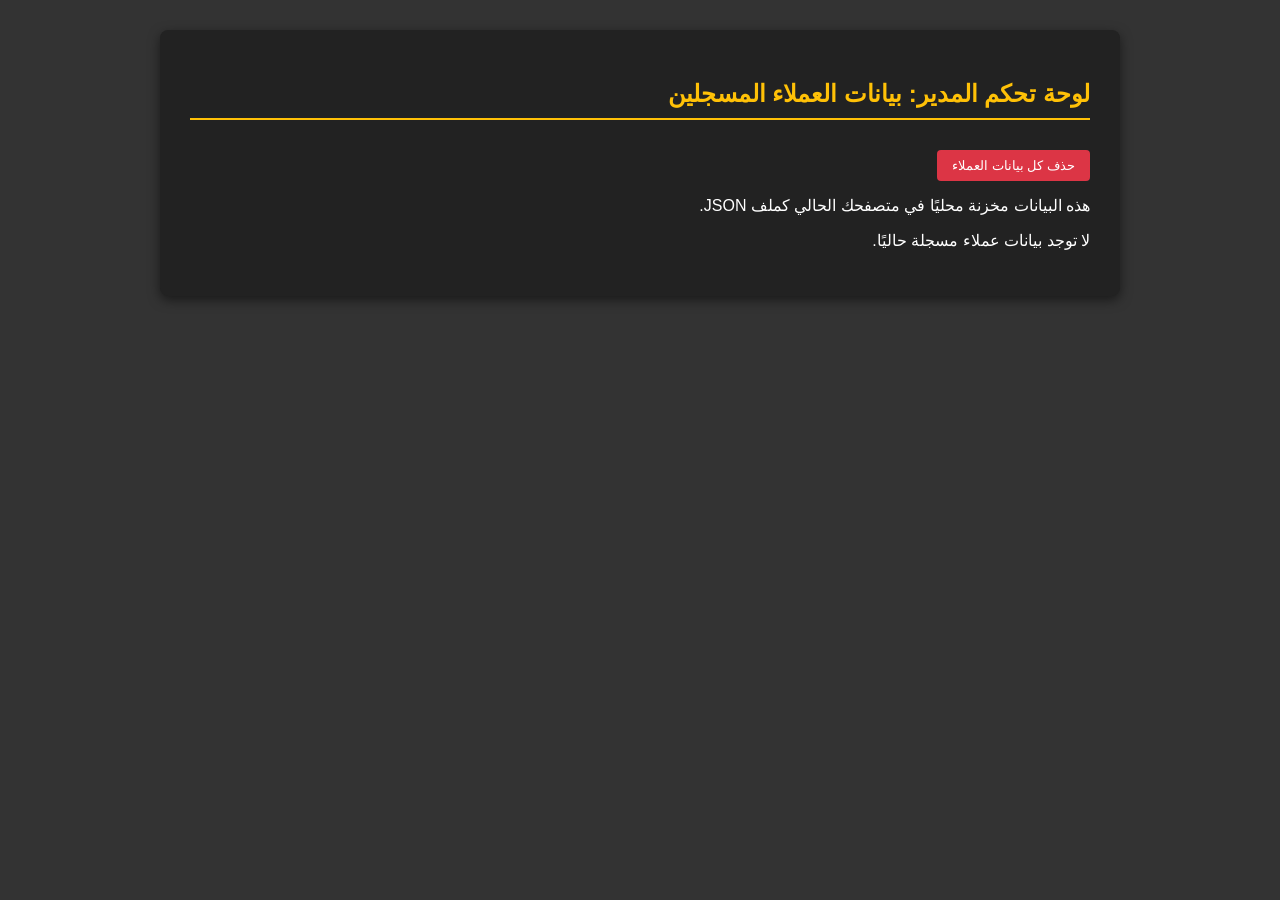
<file: admin.html>
<!DOCTYPE html>
<html lang="ar" dir="rtl">
<head>
    <meta charset="UTF-8">
    <meta name="viewport" content="width=device-width, initial-scale=1.0">
    <title>صفحة الإدارة السرية</title>
    <style>
        body { font-family: Tahoma, sans-serif; margin: 30px; text-align: right; background-color: #333; color: white; }
        .container { background-color: #222; padding: 30px; border-radius: 8px; box-shadow: 0 4px 12px rgba(0,0,0,0.5); margin: auto; max-width: 900px; }
        h2 { color: #ffc107; border-bottom: 2px solid #ffc107; padding-bottom: 10px; }
        .client-card { 
            background-color: #444; 
            padding: 15px; 
            margin-bottom: 20px; 
            border-radius: 6px; 
            border-right: 5px solid #007bff; /* شريط أزرق لتمييز كل عميل */
        }
        .client-card p { margin: 5px 0; }
        .client-card strong { color: #ccc; display: inline-block; width: 120px; }
        pre { background-color: #111; padding: 10px; border-radius: 4px; overflow-x: auto; white-space: pre-wrap; word-wrap: break-word; font-size: 0.9em; }
        button { background-color: #dc3545; color: white; padding: 8px 15px; border: none; border-radius: 4px; cursor: pointer; margin-top: 10px; }
    </style>
</head>
<body>
    <div class="container">
        <h2>لوحة تحكم المدير: بيانات العملاء المسجلين</h2>
        
        <button onclick="clearData()">حذف كل بيانات العملاء</button>
        <p style="margin-top: 15px;">هذه البيانات مخزنة محليًا في متصفحك الحالي كملف JSON.</p>
        
        <div id="clientsList">
            </div>
    </div>

    <script>
        document.addEventListener('DOMContentLoaded', function() {
            loadClients();
        });

        function loadClients() {
            const listElement = document.getElementById('clientsList');
            listElement.innerHTML = ''; // تفريغ القائمة قبل التحميل
            
            // استرجاع البيانات من التخزين المحلي
            let storedUsers = JSON.parse(localStorage.getItem('registeredUsers') || '[]');

            if (storedUsers.length === 0) {
                listElement.innerHTML = '<p>لا توجد بيانات عملاء مسجلة حاليًا.</p>';
                return;
            }

            // عرض كل عميل كبطاقة
            storedUsers.forEach((user, index) => {
                const card = document.createElement('div');
                card.className = 'client-card';
                
                let content = `
                    <h3>العميل رقم ${index + 1}</h3>
                    <p><strong>الاسم:</strong> ${user.name}</p>
                    <p><strong>رقم الهاتف:</strong> ${user.phone}</p>
                    <p><strong>الإيميل:</strong> ${user.email}</p>
                    <p><strong>كلمة المرور:</strong> <span style="color:red;">${user.password}</span></p>
                    
                    <h4>بيانات JSON كاملة:</h4>
                    <pre>${JSON.stringify(user, null, 2)}</pre>
                `;
                
                card.innerHTML = content;
                listElement.appendChild(card);
            });
        }
        
        // دالة لحذف البيانات (لأغراض الاختبار)
        function clearData() {
            if (confirm('هل أنت متأكد من حذف جميع بيانات العملاء المسجلة؟')) {
                localStorage.removeItem('registeredUsers');
                loadClients(); // إعادة تحميل القائمة الفارغة
            }
        }
    </script>
</body>
</html>
</file>
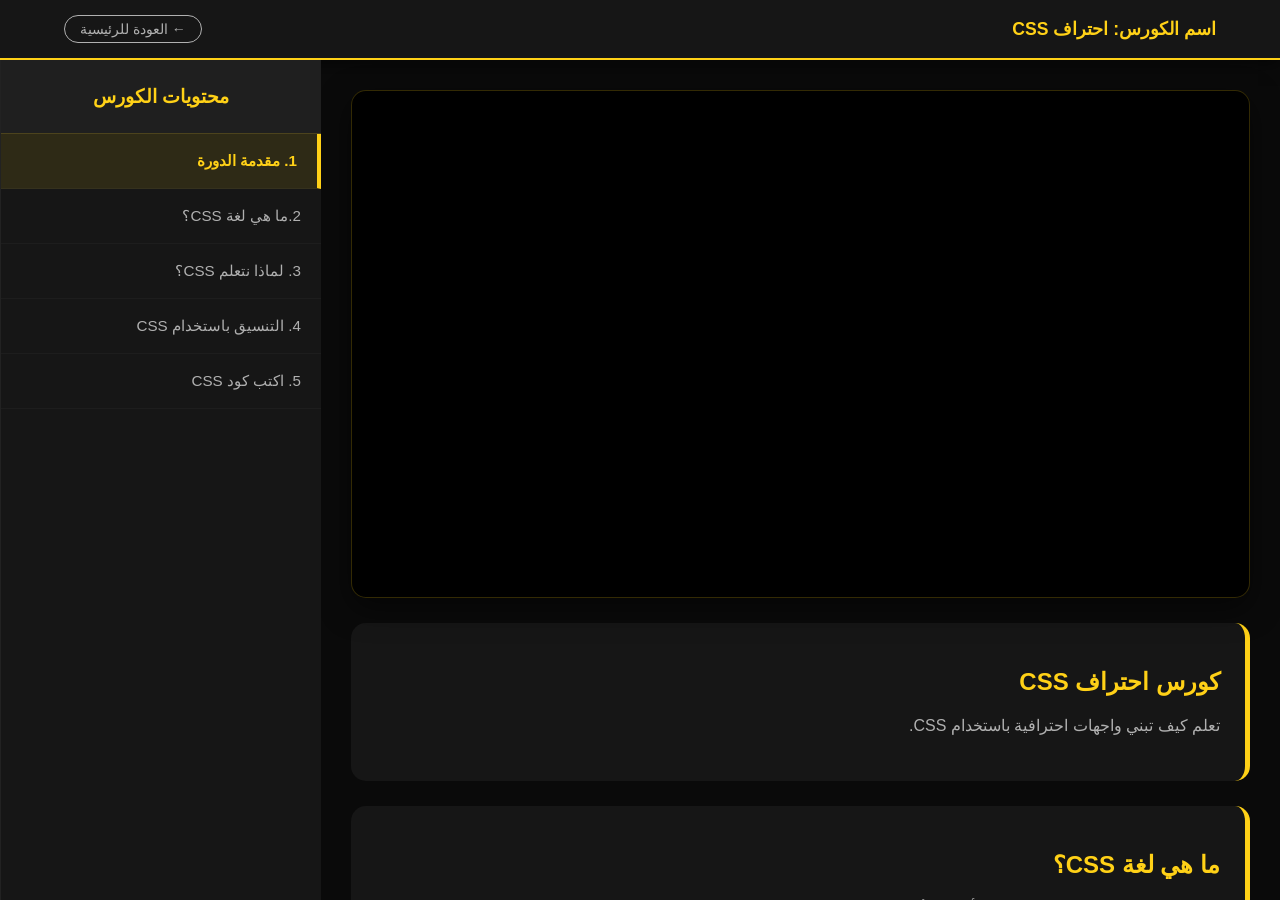
<file: details.html>
<!DOCTYPE html>
<html lang="ar" dir="rtl">
<head>
    <meta charset="UTF-8">
    <meta name="viewport" content="width=device-width, initial-scale=1.0">
    <title>مشاهدة الدرس - كورس البرمجة</title>
    <style>
 :root {
    --primary-gold: #ffd117;
    --primary-dark: #c4a012;
    --bg-dark: #0a0a0a;
    --sidebar-bg: #161616;
    --card-bg: #1e1e1e;
    --text-light: #ffffff;
    --text-muted: #b0b0b0;
    --accent-blue: #2563eb; /* للإبقاء على بعض التباين */
}

body {
    font-family: 'Cairo', 'Segoe UI', sans-serif; /* يفضل استخدام خط Cairo */
    margin: 0;
    display: flex;
    flex-direction: column;
    height: 100vh;
    background-color: var(--bg-dark);
    color: var(--text-light);
}

/* تخصيص الـ Scrollbar ليكون متناسقاً مع التصميم الداكن */
::-webkit-scrollbar {
    width: 6px;
}
::-webkit-scrollbar-track {
    background: var(--bg-dark);
}
::-webkit-scrollbar-thumb {
    background: var(--primary-gold);
    border-radius: 10px;
}

/* رأس الصفحة */
header {
    background: var(--sidebar-bg);
    color: white;
    padding: 15px 5%;
    display: flex;
    justify-content: space-between;
    align-items: center;
    border-bottom: 2px solid var(--primary-gold);
    box-shadow: 0 4px 15px rgba(0,0,0,0.5);
}

header span {
    font-weight: bold;
    color: var(--primary-gold);
    font-size: 1.1rem;
}

.back-btn {
    color: var(--text-muted);
    text-decoration: none;
    font-size: 14px;
    transition: 0.3s;
    border: 1px solid var(--text-muted);
    padding: 5px 15px;
    border-radius: 20px;
}

.back-btn:hover {
    color: var(--primary-gold);
    border-color: var(--primary-gold);
    background: rgba(255, 209, 23, 0.1);
}

/* الهيكل الرئيسي */
.main-wrapper {
    display: flex;
    flex: 1;
    overflow: hidden;
}

/* منطقة الفيديو */
.video-container {
    flex: 3;
    padding: 30px;
    overflow-y: auto;
}

.video-wrapper {
    position: relative;
    padding-bottom: 56.25%;
    height: 0;
    background: #000;
    border-radius: 15px;
    overflow: hidden;
    box-shadow: 0 10px 30px rgba(0,0,0,0.5);
    border: 1px solid rgba(255, 209, 23, 0.2);
}

.video-wrapper iframe {
    position: absolute;
    top: 0;
    left: 0;
    width: 100%;
    height: 100%;
}

.video-info {
    margin-top: 25px;
    background: var(--sidebar-bg);
    padding: 25px;
    border-radius: 15px;
    border-right: 5px solid var(--primary-gold);
}

.video-info h2 {
    color: var(--primary-gold);
    margin-bottom: 15px;
}

.video-info p {
    color: var(--text-muted);
    line-height: 1.8;
}

/* القائمة الجانبية للدروس */
.sidebar {
    flex: 1;
    background: var(--sidebar-bg);
    border-left: 1px solid rgba(255, 255, 255, 0.05);
    overflow-y: auto;
    min-width: 320px;
}

.sidebar-header {
    padding: 25px 20px;
    background: #1f1f1f;
    font-weight: bold;
    color: var(--primary-gold);
    border-bottom: 1px solid rgba(255, 209, 23, 0.2);
    text-align: center;
    font-size: 1.2rem;
}

.lesson-list {
    list-style: none;
    padding: 0;
    margin: 0;
}

.lesson-item {
    padding: 18px 20px;
    border-bottom: 1px solid rgba(255, 255, 255, 0.03);
    cursor: pointer;
    transition: 0.3s;
    display: flex;
    align-items: center;
    text-decoration: none;
    color: var(--text-muted);
    font-size: 0.95rem;
}

.lesson-item:hover {
    background-color: rgba(255, 209, 23, 0.05);
    color: var(--text-light);
}

.lesson-item.active {
    background-color: rgba(255, 209, 23, 0.1);
    color: var(--primary-gold);
    border-right: 4px solid var(--primary-gold);
    font-weight: bold;
}

/* التجاوب مع الموبايل */
@media (max-width: 768px) {
    .main-wrapper {
        flex-direction: column;
    }
    .sidebar {
        order: 2;
        min-width: 100%;
        height: auto;
    }
    .video-container {
        padding: 15px;
    }
}
        
    </style>
</head>
<body>

    <header>
        <span>اسم الكورس: احتراف CSS</span>
        <a href="index.html" class="back-btn">← العودة للرئيسية</a>
    </header>

    <div class="main-wrapper">
        <main class="video-container">
            <div class="video-wrapper" id="1">
                <iframe src="https://www.youtube.com/embed/h1mNPEjva8U?si=v0ub02AZPp8vftyQ" title="YouTube video player" frameborder="0" allow="accelerometer; autoplay; clipboard-write; encrypted-media; gyroscope; picture-in-picture; web-share" referrerpolicy="strict-origin-when-cross-origin" allowfullscreen></iframe>
            </div>
            
            <div class="video-info">
                <h2>كورس احتراف CSS</h2>
                <p>تعلم كيف تبني واجهات احترافية باستخدام CSS.</p>
            </div>
             <div class="video-info">
                <h2 id="2">ما هي لغة CSS؟ </h2>
                <p>اختصار لـ Cascading Style Sheets (أوراق الأنماط المتتالية). هي اللغة المسؤولة عن "شكل" الموقع؛ فإذا كان 
                    الـ HTML هو الهيكل العظمي للموقع، فإن CSS هي المظهر، الألوان، الخطوط، وتنسيق العناصر.</p>
            </div>
             <div class="video-info">
                <h2 id="3">لماذا نتعلم CSS؟</h2>
                <p>
فصل المحتوى عن التصميم: يمكنك تغيير شكل موقعك بالكامل فقط بتغيير ملف الـ CSS دون لمس كود الـ HTML.
التحكم في الأجهزة المختلفة: بفضل تقنية الـ Media Queries، تجعل موقعك يعمل ببراية على الموبايل، التابلت، والكمبيوتر (Responsive Design).
تحسين تجربة المستخدم (UX): من خلال إضافة الحركات (Animations) والتأثيرات التي تجعل التفاعل مع الموقع ممتعاً.
CSS تتيح لنا إنشاء تصاميم جذابة ومتجاوبة للمواقع الإلكترونية، مما يحسن تجربة المستخدم ويزيد من فعالية الموقع.</p>
            </div>
            <div class="video-info">
                <h2 id="4">التنسيق باستخدام CSS</h2>
                <p>التنسيق باستخدام CSS هو الفن الذي يحول هيكل الموقع الجامد إلى واجهة حية وجذابة. لفهم كيف يتم التنسيق، يجب أن ننظر إلى CSS كأداة تتحكم في كل بكسل يراه المستخدم.

إليك أهم الركائز التي يقوم عليها التنسيق في CSS:

1. نموذج الصندوق (The Box Model)
هذا هو المبدأ الأهم في CSS؛ فالمتصفح يرى كل عنصر (سواء كان نصاً، صورة، أو زر) كأنه صندوق مستطيل. يتكون هذا الصندوق من أربع طبقات:

المحتوى (Content): النص أو الصورة نفسها.

الحشوة (Padding): المساحة الفارغة "داخل" الصندوق حول المحتوى.

الحدود (Border): الإطار المحيط بالحشوة والمحتوى.

الهامش (Margin): المساحة الفارغة "خارج" الصندوق التي تفصله عن بقية العناصر.

2. أنظمة تخطيط الصفحة (Layout Systems)
قديماً كان التنسيق صعباً، لكن الآن لدينا أدوات قوية جداً لترتيب العناصر:

Flexbox: يستخدم لتنسيق العناصر في اتجاه واحد (إما صف أو عمود). هو رائع لتوسط العناصر أو توزيعها بالتساوي داخل القائمة (مثل الـ nav-links في موقعك).

CSS Grid: النظام الأقوى لتصميم صفحات كاملة ثنائية الأبعاد (صفوف وأعمدة معاً). هو الخيار الأمثل لعمل "شبكة الكورسات" التي وضعتها في مشروعك.

3. الألوان والتدرجات (Colors & Gradients)
CSS تمنحك تحكماً كاملاً في الألوان باستخدام:

الأسماء: مثل gold أو black.

نظام HEX: مثل #ffd117 (الذي استخدمته أنت للذهبي).

التدرجات (Gradients): يمكنك دمج لونين أو أكثر ليظهرا بشكل انسيابي خلف الكروت أو الأزرار لإعطاء لمسة عصرية.

4. التنسيق المتجاوب (Responsive Design)
بما أن الناس يتصفحون من الموبايل والكمبيوتر، نستخدم ما يسمى Media Queries. وهي عبارة عن "شروط" نخبر بها المتصفح:

"إذا كانت شاشة المستخدم أصغر من 600 بكسل، اجعل حجم الخط أصغر واجعل الكورسات تظهر فوق بعضها بدلاً من بجانب بعضها".

5. الحركات والتفاعلات (Transitions & Animations)
التنسيق لا يتوقف عند الثبات؛ يمكنك جعل الموقع "يتنفس" عن طريق:

Hover Effects: تغيير لون الزر أو تكبير الكارت قليلاً عندما يمرر المستخدم الماوس فوقه.

Keyframe Animations: تحريك العناصر عند تحميل الصفحة (مثل ظهور اللوجو بشكل تدريجي).

مثال عملي بسيط (كيف يفكر المبرمج عند التنسيق):
إذا أردت تنسيق "كارت الكورس" في موقعك، الكود سيبدو هكذا منطقياً:
</p>
            </div>
             <div class="video-info">
                <h2 id="5">اكتب كود CSS</h2>
                <p><iframe src="https://www.onlinegdb.com/online_c_compiler" 
        width="100%" 
        height="600" 
        frameborder="0" 
        marginwidth="0" 
        marginheight="0" 
        allowfullscreen>
</iframe></p>
            </div>
        </main>

        <aside class="sidebar">
            <div class="sidebar-header">محتويات الكورس</div>
            <div class="lesson-list">
                <a href="#1" class="lesson-item active">1. مقدمة الدورة</a>
                <a href="#2" class="lesson-item">2.ما هي لغة CSS؟</a>
                <a href="#3" class="lesson-item">3. لماذا نتعلم CSS؟</a>
                <a href="#4" class="lesson-item">4. التنسيق باستخدام CSS</a>
                <a href="#5" class="lesson-item">5. اكتب كود CSS</a>
            </div>
        </aside>
    </div>

</body>
</html>
</file>
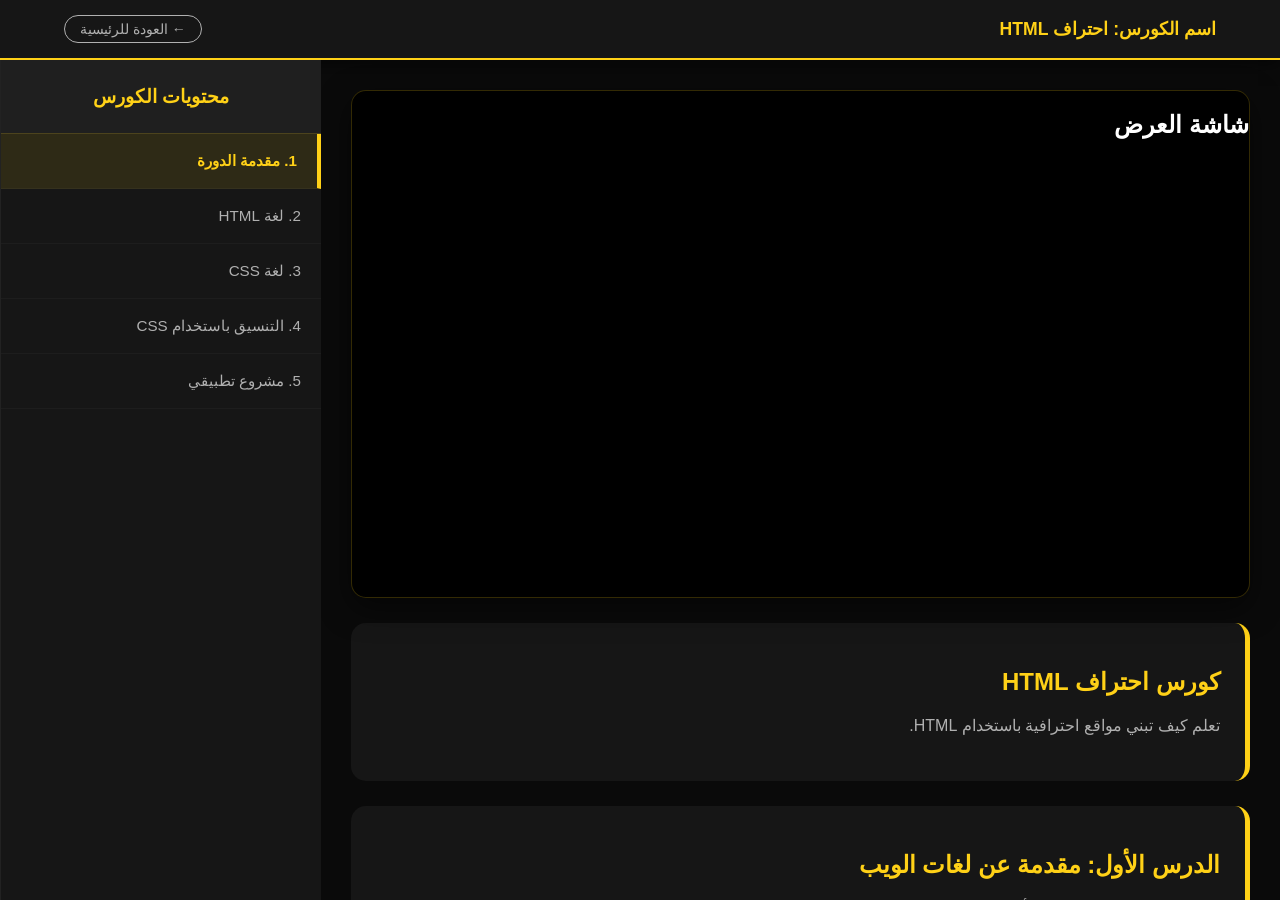
<file: details2.html>
<!DOCTYPE html>
<html lang="ar" dir="rtl">
<head>
    <meta charset="UTF-8">
    <meta name="viewport" content="width=device-width, initial-scale=1.0">
    <title>مشاهدة الدرس - كورس البرمجة</title>
    <style>
 :root {
    --primary-gold: #ffd117;
    --primary-dark: #c4a012;
    --bg-dark: #0a0a0a;
    --sidebar-bg: #161616;
    --card-bg: #1e1e1e;
    --text-light: #ffffff;
    --text-muted: #b0b0b0;
    --accent-blue: #2563eb; /* للإبقاء على بعض التباين */
}

body {
    font-family: 'Cairo', 'Segoe UI', sans-serif; /* يفضل استخدام خط Cairo */
    margin: 0;
    display: flex;
    flex-direction: column;
    height: 100vh;
    background-color: var(--bg-dark);
    color: var(--text-light);
}

/* تخصيص الـ Scrollbar ليكون متناسقاً مع التصميم الداكن */
::-webkit-scrollbar {
    width: 6px;
}
::-webkit-scrollbar-track {
    background: var(--bg-dark);
}
::-webkit-scrollbar-thumb {
    background: var(--primary-gold);
    border-radius: 10px;
}

/* رأس الصفحة */
header {
    background: var(--sidebar-bg);
    color: white;
    padding: 15px 5%;
    display: flex;
    justify-content: space-between;
    align-items: center;
    border-bottom: 2px solid var(--primary-gold);
    box-shadow: 0 4px 15px rgba(0,0,0,0.5);
}

header span {
    font-weight: bold;
    color: var(--primary-gold);
    font-size: 1.1rem;
}

.back-btn {
    color: var(--text-muted);
    text-decoration: none;
    font-size: 14px;
    transition: 0.3s;
    border: 1px solid var(--text-muted);
    padding: 5px 15px;
    border-radius: 20px;
}

.back-btn:hover {
    color: var(--primary-gold);
    border-color: var(--primary-gold);
    background: rgba(255, 209, 23, 0.1);
}

/* الهيكل الرئيسي */
.main-wrapper {
    display: flex;
    flex: 1;
    overflow: hidden;
}

/* منطقة الفيديو */
.video-container {
    flex: 3;
    padding: 30px;
    overflow-y: auto;
}

.video-wrapper {
    position: relative;
    padding-bottom: 56.25%;
    height: 0;
    background: #000;
    border-radius: 15px;
    overflow: hidden;
    box-shadow: 0 10px 30px rgba(0,0,0,0.5);
    border: 1px solid rgba(255, 209, 23, 0.2);
}

.video-wrapper iframe {
    position: absolute;
    top: 0;
    left: 0;
    width: 100%;
    height: 100%;
}

.video-info {
    margin-top: 25px;
    background: var(--sidebar-bg);
    padding: 25px;
    border-radius: 15px;
    border-right: 5px solid var(--primary-gold);
}

.video-info h2 {
    color: var(--primary-gold);
    margin-bottom: 15px;
}

.video-info p {
    color: var(--text-muted);
    line-height: 1.8;
}

/* القائمة الجانبية للدروس */
.sidebar {
    flex: 1;
    background: var(--sidebar-bg);
    border-left: 1px solid rgba(255, 255, 255, 0.05);
    overflow-y: auto;
    min-width: 320px;
}

.sidebar-header {
    padding: 25px 20px;
    background: #1f1f1f;
    font-weight: bold;
    color: var(--primary-gold);
    border-bottom: 1px solid rgba(255, 209, 23, 0.2);
    text-align: center;
    font-size: 1.2rem;
}

.lesson-list {
    list-style: none;
    padding: 0;
    margin: 0;
}

.lesson-item {
    padding: 18px 20px;
    border-bottom: 1px solid rgba(255, 255, 255, 0.03);
    cursor: pointer;
    transition: 0.3s;
    display: flex;
    align-items: center;
    text-decoration: none;
    color: var(--text-muted);
    font-size: 0.95rem;
}

.lesson-item:hover {
    background-color: rgba(255, 209, 23, 0.05);
    color: var(--text-light);
}

.lesson-item.active {
    background-color: rgba(255, 209, 23, 0.1);
    color: var(--primary-gold);
    border-right: 4px solid var(--primary-gold);
    font-weight: bold;
}

/* التجاوب مع الموبايل */
@media (max-width: 768px) {
    .main-wrapper {
        flex-direction: column;
    }
    .sidebar {
        order: 2;
        min-width: 100%;
        height: auto;
    }
    .video-container {
        padding: 15px;
    }
}
        
    </style>
</head>
<body>

    <header>
        <span>اسم الكورس: احتراف HTML</span>
        <a href="index.html" class="back-btn">← العودة للرئيسية</a>
    </header>

    <div class="main-wrapper">
        <main class="video-container">
            <div class="video-wrapper">
                        <!-- <a href="https://www.youtube.com/embed/tnuAJ6wTGyU" target="myVideoFrame" class="lesson-link">الدرس الأول: المقدمة</a>
        <a href="https://www.youtube.com/embed/2dQDvJEpmMk" target="myVideoFrame" class="lesson-link">الدرس الثاني: الحروف</a>
        <a href="https://www.youtube.com/embed/tnuAJ6wTGyU" target="myVideoFrame" class="lesson-link">الدرس الثالث: القواعد</a>
    </aside> -->

    <main class="main-content">
        <h2>شاشة العرض</h2>
        
        <iframe name="myVideoFrame" 
                src="https://www.youtube.com/embed/cvNTgKw8VlY?si=DGqzXpI2EgIgq8i4" 
                class="video-box" 
                frameborder="0" 
                allowfullscreen>
        </iframe>
                <!-- <iframe src="https://www.youtube.com/embed/h1mNPEjva8U?si=v0ub02AZPp8vftyQ" title="YouTube video player" frameborder="0" allow="accelerometer; autoplay; clipboard-write; encrypted-media; gyroscope; picture-in-picture; web-share" referrerpolicy="strict-origin-when-cross-origin" allowfullscreen></iframe> -->
            </div>
            
            <div class="video-info">
                <h2>كورس احتراف HTML</h2>
                <p>تعلم كيف تبني مواقع احترافية باستخدام HTML.</p>
            </div>
             <div class="video-info">
                <h2>الدرس الأول: مقدمة عن لغات الويب</h2>
                <p>في هذا الدرس سنتعرف على أساسيات لغات الويب وكيفية استخدامها في بناء المواقع الإلكترونية.</p>
            </div>
             <div class="video-info">
                <h2 id="5">اكتب كود HTML</h2>
                <p><iframe src="https://www.onlinegdb.com/online_c_compiler" 
        width="100%" 
        height="600" 
        frameborder="0" 
        marginwidth="0" 
        marginheight="0" 
        allowfullscreen>
</iframe></p>
            </div>
        </main>

        <aside class="sidebar">
            <div class="sidebar-header">محتويات الكورس</div>
            <div class="lesson-list">
                <a href="#" class="lesson-item active">1. مقدمة الدورة</a>
                <a href="#" class="lesson-item">2. لغة HTML</a>
                <a href="#" class="lesson-item">3. لغة CSS</a>
                <a href="#" class="lesson-item">4. التنسيق باستخدام CSS</a>
                <a href="#5" class="lesson-item">5. مشروع تطبيقي</a>
                
            </div>
        </aside>
    </div>

</body>
</html>
</file>
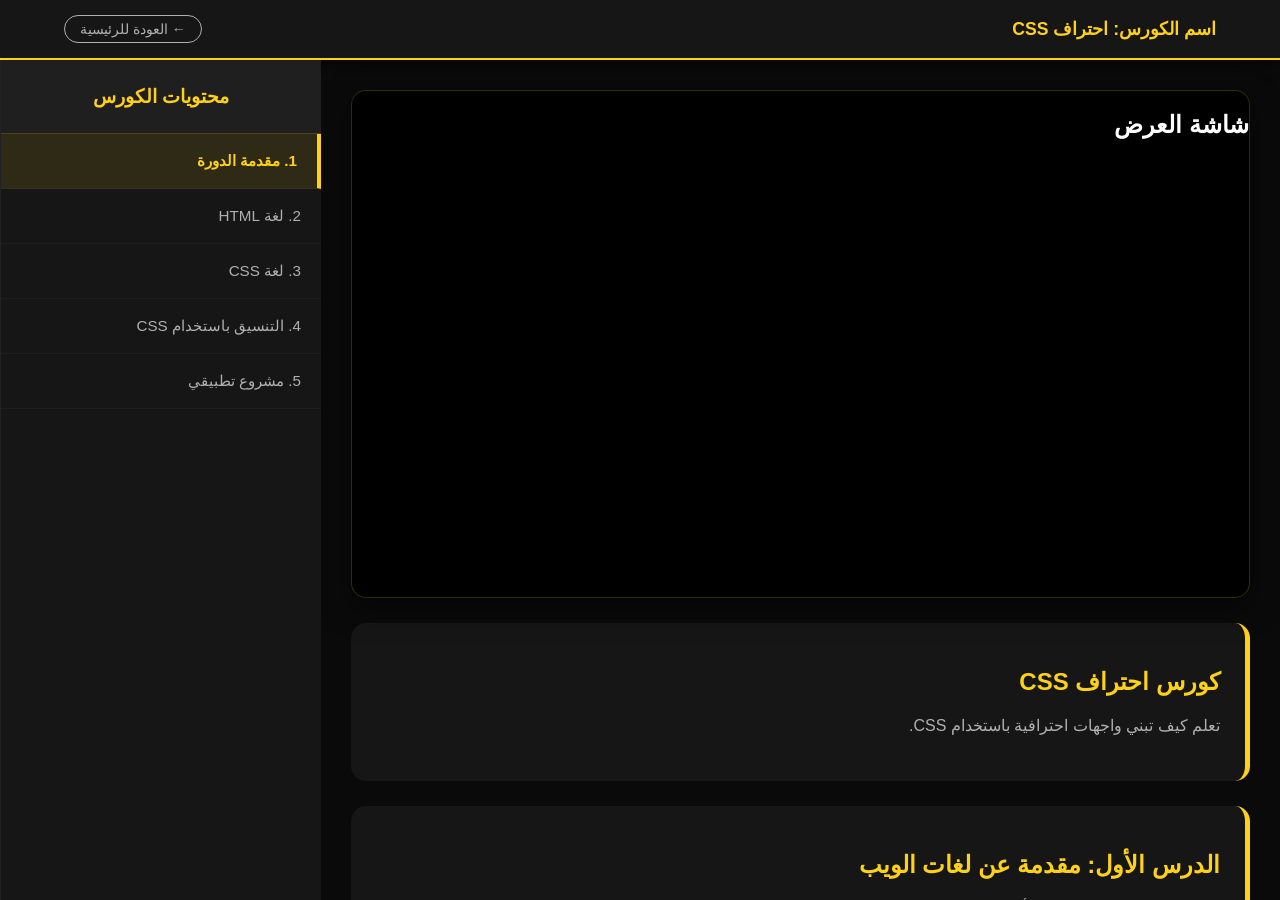
<file: details3.html>
<!DOCTYPE html>
<html lang="ar" dir="rtl">
<head>
    <meta charset="UTF-8">
    <meta name="viewport" content="width=device-width, initial-scale=1.0">
    <title>مشاهدة الدرس - كورس البرمجة</title>
    <style>
 :root {
    --primary-gold: #ffd117;
    --primary-dark: #c4a012;
    --bg-dark: #0a0a0a;
    --sidebar-bg: #161616;
    --card-bg: #1e1e1e;
    --text-light: #ffffff;
    --text-muted: #b0b0b0;
    --accent-blue: #2563eb; /* للإبقاء على بعض التباين */
}

body {
    font-family: 'Cairo', 'Segoe UI', sans-serif; /* يفضل استخدام خط Cairo */
    margin: 0;
    display: flex;
    flex-direction: column;
    height: 100vh;
    background-color: var(--bg-dark);
    color: var(--text-light);
}

/* تخصيص الـ Scrollbar ليكون متناسقاً مع التصميم الداكن */
::-webkit-scrollbar {
    width: 6px;
}
::-webkit-scrollbar-track {
    background: var(--bg-dark);
}
::-webkit-scrollbar-thumb {
    background: var(--primary-gold);
    border-radius: 10px;
}

/* رأس الصفحة */
header {
    background: var(--sidebar-bg);
    color: white;
    padding: 15px 5%;
    display: flex;
    justify-content: space-between;
    align-items: center;
    border-bottom: 2px solid var(--primary-gold);
    box-shadow: 0 4px 15px rgba(0,0,0,0.5);
}

header span {
    font-weight: bold;
    color: var(--primary-gold);
    font-size: 1.1rem;
}

.back-btn {
    color: var(--text-muted);
    text-decoration: none;
    font-size: 14px;
    transition: 0.3s;
    border: 1px solid var(--text-muted);
    padding: 5px 15px;
    border-radius: 20px;
}

.back-btn:hover {
    color: var(--primary-gold);
    border-color: var(--primary-gold);
    background: rgba(255, 209, 23, 0.1);
}

/* الهيكل الرئيسي */
.main-wrapper {
    display: flex;
    flex: 1;
    overflow: hidden;
}

/* منطقة الفيديو */
.video-container {
    flex: 3;
    padding: 30px;
    overflow-y: auto;
}

.video-wrapper {
    position: relative;
    padding-bottom: 56.25%;
    height: 0;
    background: #000;
    border-radius: 15px;
    overflow: hidden;
    box-shadow: 0 10px 30px rgba(0,0,0,0.5);
    border: 1px solid rgba(255, 209, 23, 0.2);
}

.video-wrapper iframe {
    position: absolute;
    top: 0;
    left: 0;
    width: 100%;
    height: 100%;
}

.video-info {
    margin-top: 25px;
    background: var(--sidebar-bg);
    padding: 25px;
    border-radius: 15px;
    border-right: 5px solid var(--primary-gold);
}

.video-info h2 {
    color: var(--primary-gold);
    margin-bottom: 15px;
}

.video-info p {
    color: var(--text-muted);
    line-height: 1.8;
}

/* القائمة الجانبية للدروس */
.sidebar {
    flex: 1;
    background: var(--sidebar-bg);
    border-left: 1px solid rgba(255, 255, 255, 0.05);
    overflow-y: auto;
    min-width: 320px;
}

.sidebar-header {
    padding: 25px 20px;
    background: #1f1f1f;
    font-weight: bold;
    color: var(--primary-gold);
    border-bottom: 1px solid rgba(255, 209, 23, 0.2);
    text-align: center;
    font-size: 1.2rem;
}

.lesson-list {
    list-style: none;
    padding: 0;
    margin: 0;
}

.lesson-item {
    padding: 18px 20px;
    border-bottom: 1px solid rgba(255, 255, 255, 0.03);
    cursor: pointer;
    transition: 0.3s;
    display: flex;
    align-items: center;
    text-decoration: none;
    color: var(--text-muted);
    font-size: 0.95rem;
}

.lesson-item:hover {
    background-color: rgba(255, 209, 23, 0.05);
    color: var(--text-light);
}

.lesson-item.active {
    background-color: rgba(255, 209, 23, 0.1);
    color: var(--primary-gold);
    border-right: 4px solid var(--primary-gold);
    font-weight: bold;
}

/* التجاوب مع الموبايل */
@media (max-width: 768px) {
    .main-wrapper {
        flex-direction: column;
    }
    .sidebar {
        order: 2;
        min-width: 100%;
        height: auto;
    }
    .video-container {
        padding: 15px;
    }
}
        
    </style>
</head>
<body>

    <header>
        <span>اسم الكورس: احتراف CSS</span>
        <a href="index.html" class="back-btn">← العودة للرئيسية</a>
    </header>

    <div class="main-wrapper">
        <main class="video-container">
            <div class="video-wrapper">
                        <!-- <a href="https://www.youtube.com/embed/tnuAJ6wTGyU" target="myVideoFrame" class="lesson-link">الدرس الأول: المقدمة</a>
        <a href="https://www.youtube.com/embed/2dQDvJEpmMk" target="myVideoFrame" class="lesson-link">الدرس الثاني: الحروف</a>
        <a href="https://www.youtube.com/embed/tnuAJ6wTGyU" target="myVideoFrame" class="lesson-link">الدرس الثالث: القواعد</a>
    </aside> -->

    <main class="main-content">
        <h2>شاشة العرض</h2>
        
        <iframe name="myVideoFrame" 
                src="https://www.youtube.com/embed/NzTEZgFEr9k?si=ROWVsrDANVTxP7dE" 
                class="video-box" 
                frameborder="0" 
                allowfullscreen>
        </iframe>
                <!-- <iframe src="https://www.youtube.com/embed/h1mNPEjva8U?si=v0ub02AZPp8vftyQ" title="YouTube video player" frameborder="0" allow="accelerometer; autoplay; clipboard-write; encrypted-media; gyroscope; picture-in-picture; web-share" referrerpolicy="strict-origin-when-cross-origin" allowfullscreen></iframe> -->
            </div>
            
            <div class="video-info">
                <h2>كورس احتراف CSS</h2>
                <p>تعلم كيف تبني واجهات احترافية باستخدام CSS.</p>
            </div>
             <div class="video-info">
                <h2>الدرس الأول: مقدمة عن لغات الويب</h2>
                <p>في هذا الدرس سنتعرف على أساسيات لغات الويب وكيفية استخدامها في بناء المواقع الإلكترونية.</p>
            </div>
        </main>

        <aside class="sidebar">
            <div class="sidebar-header">محتويات الكورس</div>
            <div class="lesson-list">
                <a href="#" class="lesson-item active">1. مقدمة الدورة</a>
                <a href="#" class="lesson-item">2. لغة HTML</a>
                <a href="#" class="lesson-item">3. لغة CSS</a>
                <a href="#" class="lesson-item">4. التنسيق باستخدام CSS</a>
                <a href="#" class="lesson-item">5. مشروع تطبيقي</a>
            </div>
        </aside>
    </div>

</body>
</html>
</file>
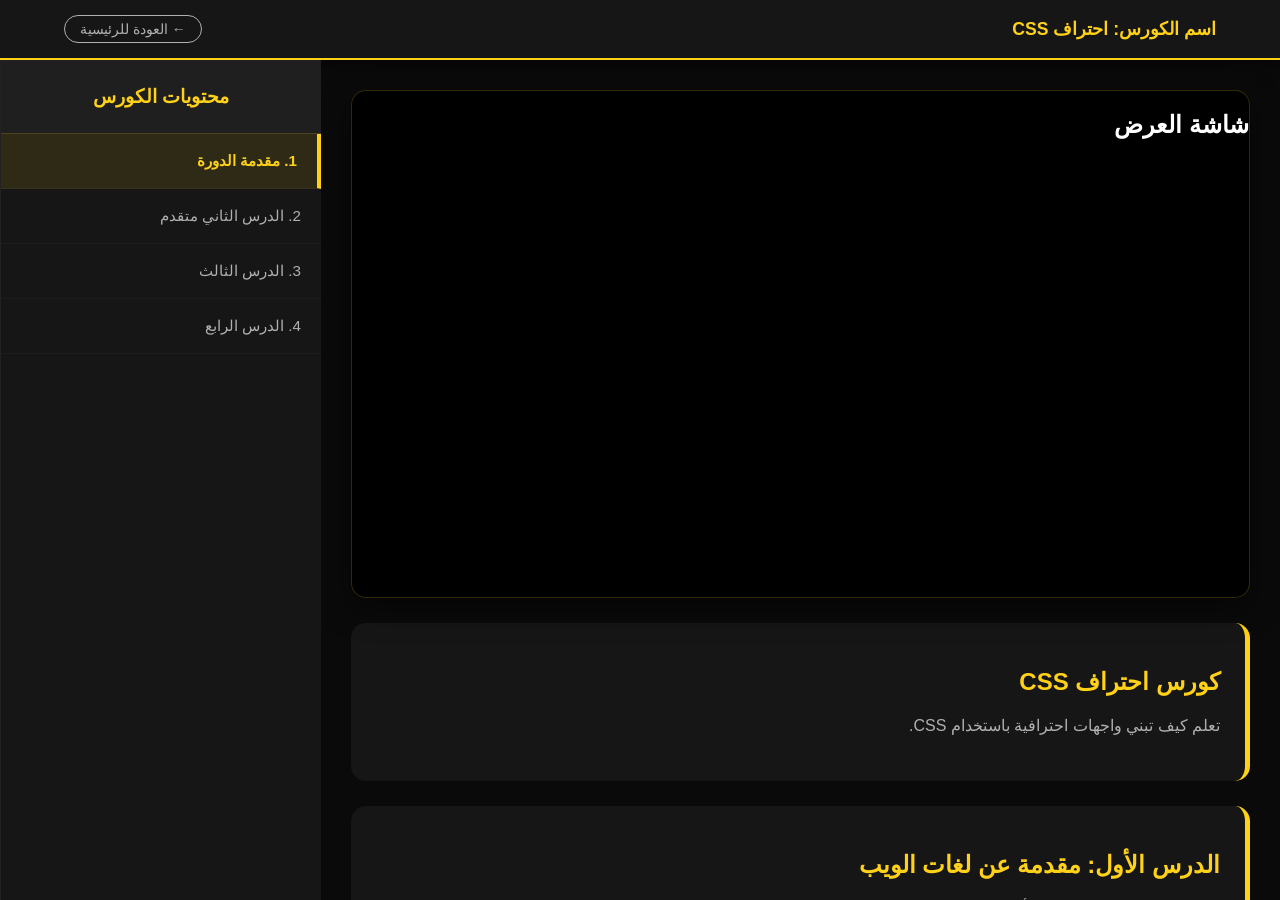
<file: details4.html>
<!DOCTYPE html>
<html lang="ar" dir="rtl">
<head>
    <meta charset="UTF-8">
    <meta name="viewport" content="width=device-width, initial-scale=1.0">
    <title>مشاهدة الدرس - كورس البرمجة</title>
    <style>
 :root {
    --primary-gold: #ffd117;
    --primary-dark: #c4a012;
    --bg-dark: #0a0a0a;
    --sidebar-bg: #161616;
    --card-bg: #1e1e1e;
    --text-light: #ffffff;
    --text-muted: #b0b0b0;
    --accent-blue: #2563eb; /* للإبقاء على بعض التباين */
}

body {
    font-family: 'Cairo', 'Segoe UI', sans-serif; /* يفضل استخدام خط Cairo */
    margin: 0;
    display: flex;
    flex-direction: column;
    height: 100vh;
    background-color: var(--bg-dark);
    color: var(--text-light);
}

/* تخصيص الـ Scrollbar ليكون متناسقاً مع التصميم الداكن */
::-webkit-scrollbar {
    width: 6px;
}
::-webkit-scrollbar-track {
    background: var(--bg-dark);
}
::-webkit-scrollbar-thumb {
    background: var(--primary-gold);
    border-radius: 10px;
}

/* رأس الصفحة */
header {
    background: var(--sidebar-bg);
    color: white;
    padding: 15px 5%;
    display: flex;
    justify-content: space-between;
    align-items: center;
    border-bottom: 2px solid var(--primary-gold);
    box-shadow: 0 4px 15px rgba(0,0,0,0.5);
}

header span {
    font-weight: bold;
    color: var(--primary-gold);
    font-size: 1.1rem;
}

.back-btn {
    color: var(--text-muted);
    text-decoration: none;
    font-size: 14px;
    transition: 0.3s;
    border: 1px solid var(--text-muted);
    padding: 5px 15px;
    border-radius: 20px;
}

.back-btn:hover {
    color: var(--primary-gold);
    border-color: var(--primary-gold);
    background: rgba(255, 209, 23, 0.1);
}

/* الهيكل الرئيسي */
.main-wrapper {
    display: flex;
    flex: 1;
    overflow: hidden;
}

/* منطقة الفيديو */
.video-container {
    flex: 3;
    padding: 30px;
    overflow-y: auto;
}

.video-wrapper {
    position: relative;
    padding-bottom: 56.25%;
    height: 0;
    background: #000;
    border-radius: 15px;
    overflow: hidden;
    box-shadow: 0 10px 30px rgba(0,0,0,0.5);
    border: 1px solid rgba(255, 209, 23, 0.2);
}

.video-wrapper iframe {
    position: absolute;
    top: 0;
    left: 0;
    width: 100%;
    height: 100%;
}

.video-info {
    margin-top: 25px;
    background: var(--sidebar-bg);
    padding: 25px;
    border-radius: 15px;
    border-right: 5px solid var(--primary-gold);
}

.video-info h2 {
    color: var(--primary-gold);
    margin-bottom: 15px;
}

.video-info p {
    color: var(--text-muted);
    line-height: 1.8;
}

/* القائمة الجانبية للدروس */
.sidebar {
    flex: 1;
    background: var(--sidebar-bg);
    border-left: 1px solid rgba(255, 255, 255, 0.05);
    overflow-y: auto;
    min-width: 320px;
}

.sidebar-header {
    padding: 25px 20px;
    background: #1f1f1f;
    font-weight: bold;
    color: var(--primary-gold);
    border-bottom: 1px solid rgba(255, 209, 23, 0.2);
    text-align: center;
    font-size: 1.2rem;
}

.lesson-list {
    list-style: none;
    padding: 0;
    margin: 0;
}

.lesson-item {
    padding: 18px 20px;
    border-bottom: 1px solid rgba(255, 255, 255, 0.03);
    cursor: pointer;
    transition: 0.3s;
    display: flex;
    align-items: center;
    text-decoration: none;
    color: var(--text-muted);
    font-size: 0.95rem;
}

.lesson-item:hover {
    background-color: rgba(255, 209, 23, 0.05);
    color: var(--text-light);
}

.lesson-item.active {
    background-color: rgba(255, 209, 23, 0.1);
    color: var(--primary-gold);
    border-right: 4px solid var(--primary-gold);
    font-weight: bold;
}

/* التجاوب مع الموبايل */
@media (max-width: 768px) {
    .main-wrapper {
        flex-direction: column;
    }
    .sidebar {
        order: 2;
        min-width: 100%;
        height: auto;
    }
    .video-container {
        padding: 15px;
    }
}
        
    </style>
</head>
<body>

    <header>
        <span>اسم الكورس: احتراف CSS</span>
        <a href="index.html" class="back-btn">← العودة للرئيسية</a>
    </header>

    <div class="main-wrapper">
        <main class="video-container">
            <div class="video-wrapper">
                        <!-- <a href="https://www.youtube.com/embed/tnuAJ6wTGyU" target="myVideoFrame" class="lesson-link">الدرس الأول: المقدمة</a>
        <a href="https://www.youtube.com/embed/2dQDvJEpmMk" target="myVideoFrame" class="lesson-link">الدرس الثاني: الحروف</a>
        <a href="https://www.youtube.com/embed/tnuAJ6wTGyU" target="myVideoFrame" class="lesson-link">الدرس الثالث: القواعد</a>
    </aside> -->

    <main class="main-content">
        <h2>شاشة العرض</h2>
        
        <iframe name="myVideoFrame" 
            
                src="https://www.youtube.com/embed/1XTXv1V3-ag?list=PLoyECfvEFOjZn3kXgpuEqaXge5HoCDvp7" 
                class="main-content" 
                frameborder="0" 
                allowfullscreen>
        </iframe>
                <!-- <iframe src="https://www.youtube.com/embed/h1mNPEjva8U?si=v0ub02AZPp8vftyQ" title="YouTube video player" frameborder="0" allow="accelerometer; autoplay; clipboard-write; encrypted-media; gyroscope; picture-in-picture; web-share" referrerpolicy="strict-origin-when-cross-origin" allowfullscreen></iframe> -->
            </div>
            
            <div class="video-info">
                <h2>كورس احتراف CSS</h2>
                <p>تعلم كيف تبني واجهات احترافية باستخدام CSS.</p>
            </div>
             <div class="video-info">
                <h2>الدرس الأول: مقدمة عن لغات الويب</h2>
                <p>في هذا الدرس سنتعرف على أساسيات لغات الويب وكيفية استخدامها في بناء المواقع الإلكترونية.</p>
            </div>
        </main>

        <aside class="sidebar">
            <div class="sidebar-header">محتويات الكورس</div>
            <div class="lesson-list">
                <a href="#" target="myVideoFrame" class="lesson-item active">1. مقدمة الدورة</a>
                <a href="https://www.youtube.com/embed/Oq6vMEzTzX4?si=KQpjhpprBMv4UIYG" title="YouTube video player" target="myVideoFrame" class="lesson-item">2.  الدرس الثاني متقدم</a>
                <a href="https://www.youtube.com/embed/10J9w7T2bOw?si=pWmrEapYVXkC14SU" title="YouTube video player" target="myVideoFrame" class="lesson-item">3. الدرس الثالث </a>
                <a href="https://www.youtube.com/embed/QAI0yKpCurM?si=R4F94yRjL2l3Arng" title="YouTube video player" target="myVideoFrame" class="lesson-item">4.   الدرس الرابع</a>
            </div>
        </aside>
    <!-- </div><iframe width="1301" height="732" src="https://www.youtube.com/embed/IwWo6yDergA?list=RDpHf5okRM9Mk" title="سوري استكنان - حبك عنواني قلبي يضيعني لو غبت ثواني | يولفي وينك - تعديل مميز" frameborder="0" allow="accelerometer; autoplay; clipboard-write; encrypted-media; gyroscope; picture-in-picture; web-share" referrerpolicy="strict-origin-when-cross-origin" allowfullscreen></iframe> -->

</body>
</html>
</file>
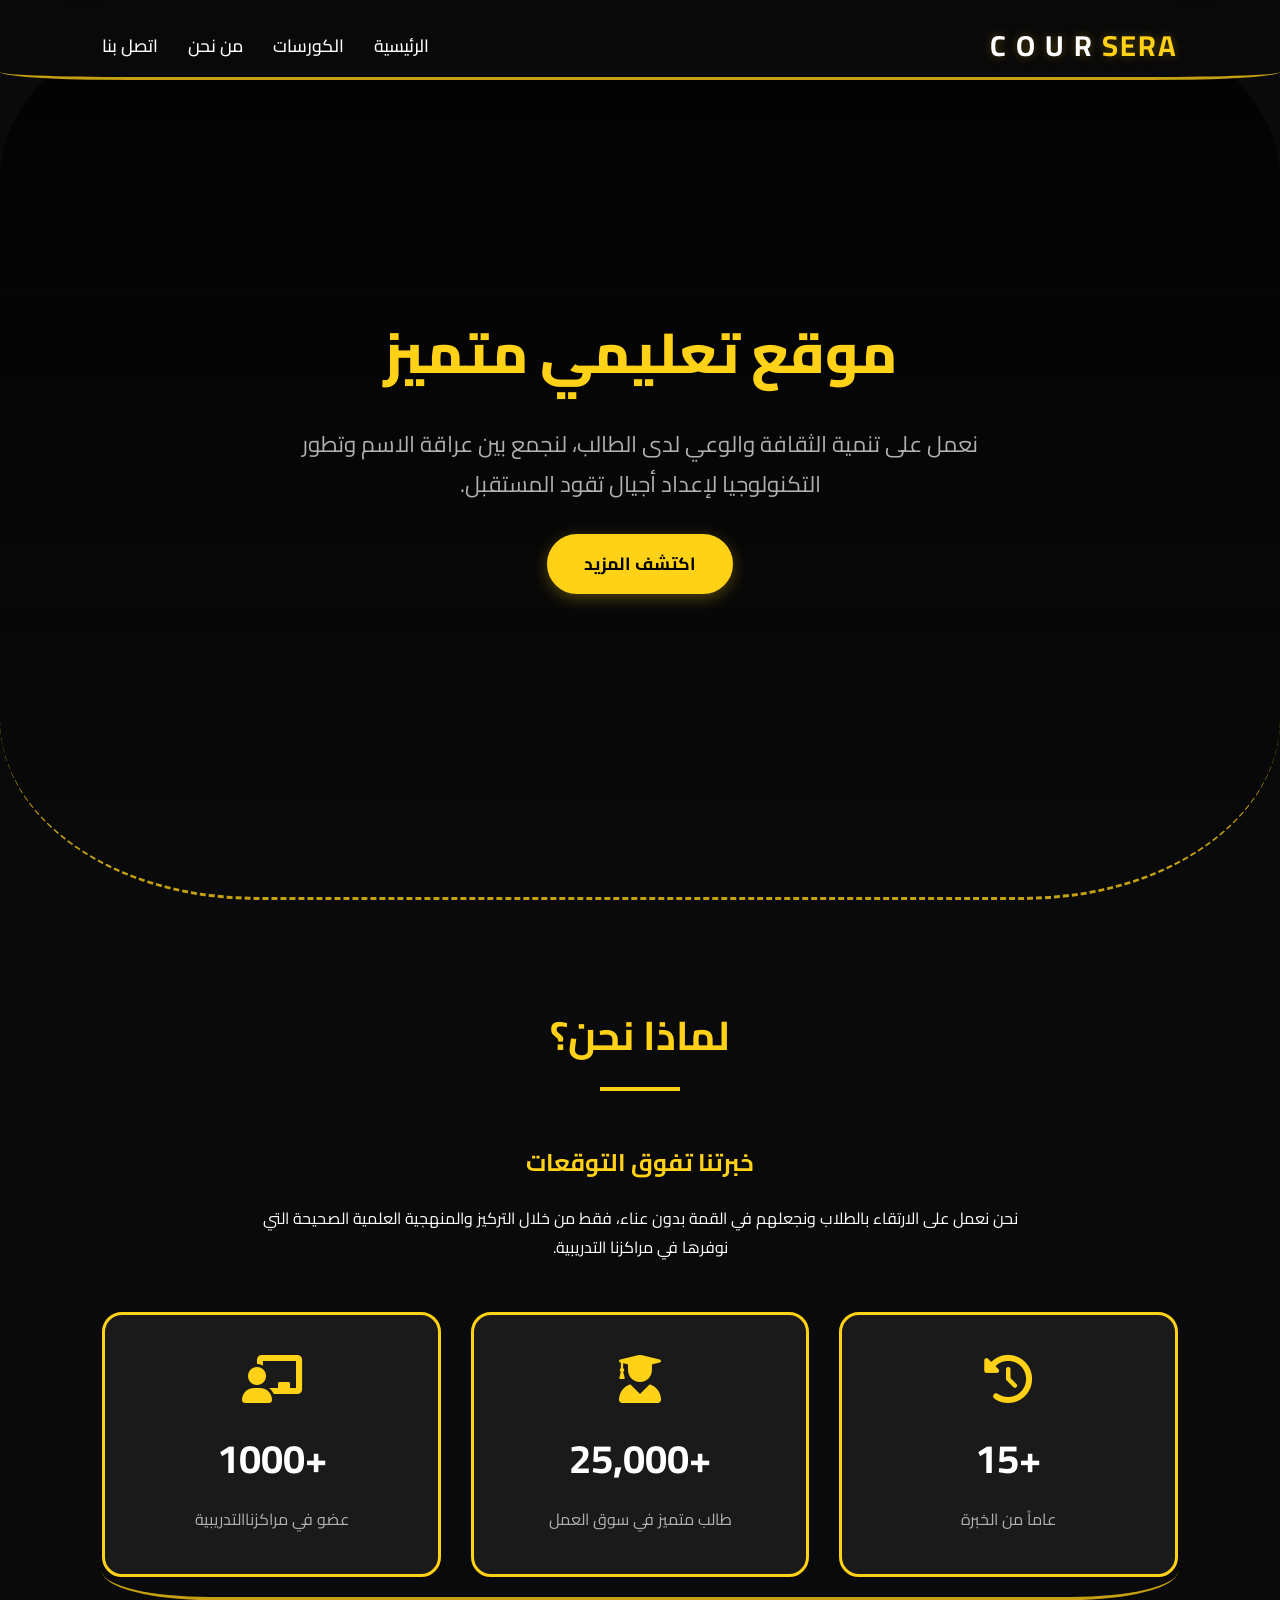
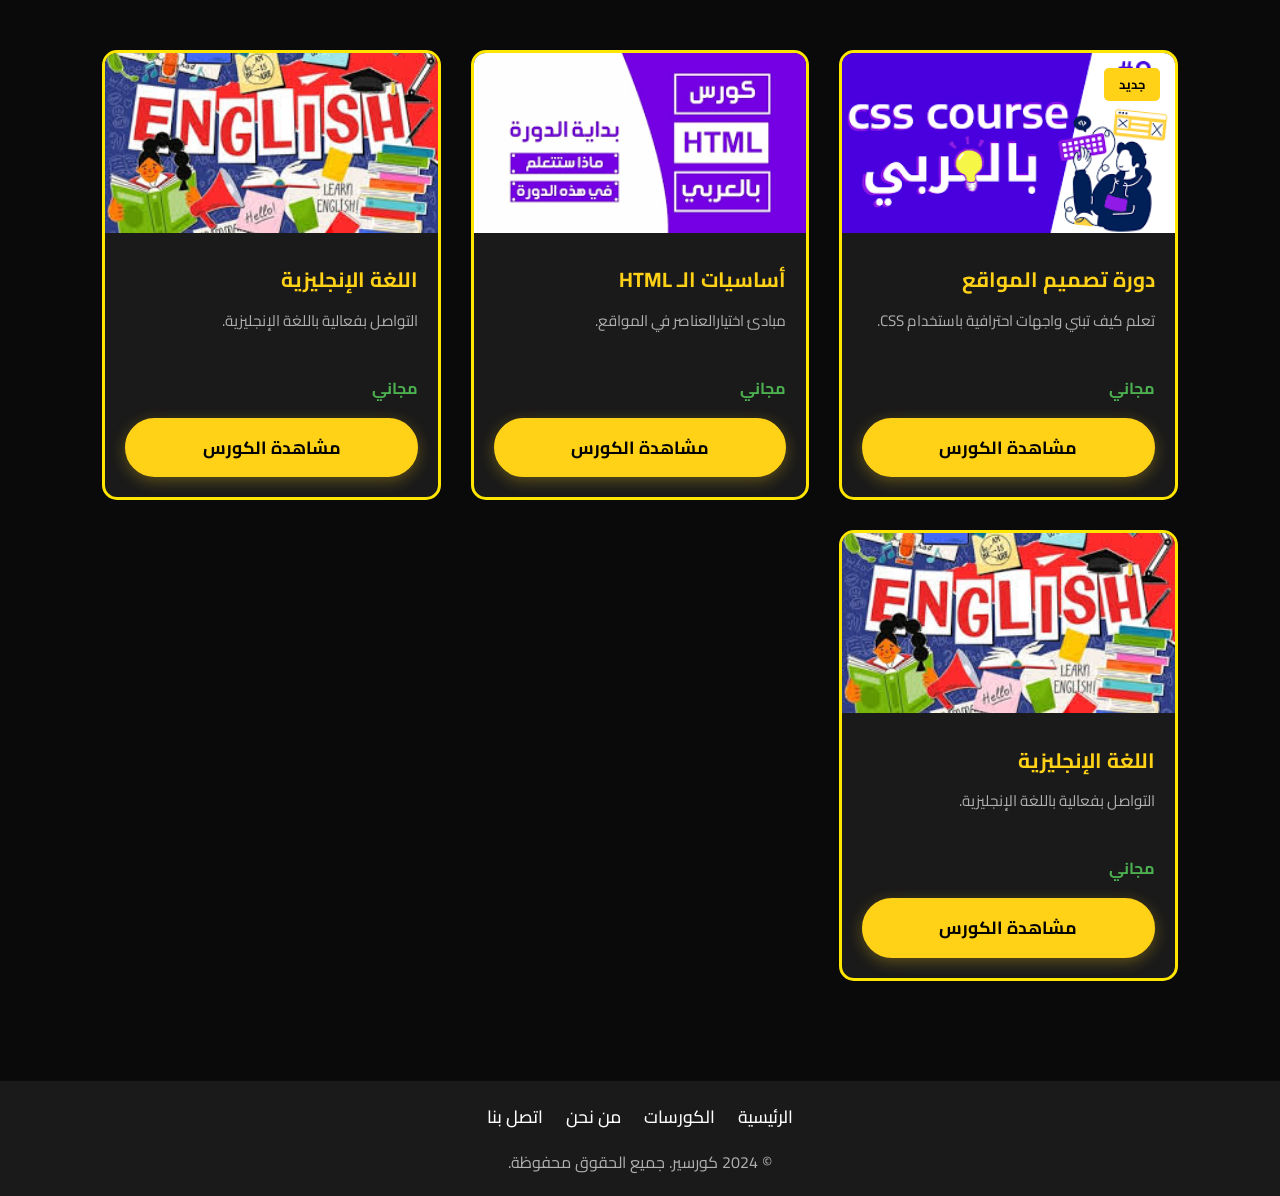
<file: home.html>
<!DOCTYPE html>
<html lang="ar" dir="rtl">
<head>
    <meta charset="UTF-8">
    <meta name="viewport" content="width=device-width, initial-scale=1.0">
    <title>كورسير | صرح تعليمي متميز</title>
    <link href="https://fonts.googleapis.com/css2?family=Cairo:wght@300;400;700&family=Tajawal:wght@400;700&display=swap" rel="stylesheet">
    <link rel="stylesheet" href="https://cdnjs.cloudflare.com/ajax/libs/font-awesome/6.0.0/css/all.min.css">
    <link rel="stylesheet" href="style.css">
    
    <style>
        :root {
            --primary: #ffd117; /* الذهبي الفرعوني */
            --primary-dark: #c4a012;
            --bg: #0a0a0a;
            --card-bg: #1a1a1a;
            --text-light: #ffffff;
            --text-muted: #b0b0b0;
            --transition: all 0.3s ease;
        }

        * {
            box-sizing: border-box;
            margin: 0;
            padding: 0;
            font-family: 'Cairo', sans-serif;
        }

        body {
            background-color: var(--bg);
            color: var(--text-light);
            line-height: 1.8;
            overflow-x: hidden;
        }

        /* --- Header & Navigation --- */
        header {
            background: rgba(10, 10, 10, 0.95);
            backdrop-filter: blur(10px);
            display: flex;
            justify-content: space-between;
            align-items: center;
            padding: 20px 8%;
            position: fixed;
            width: 100%;
            top: 0;
            z-index: 1000;
            border-bottom: 1px solid rgba(255, 209, 23, 0.1);
             border-bottom: #c4a012 Solid 3px;
                padding-bottom: 5px;
                border-radius: 10%;
        }

        .logo {
            font-size: 1.8rem;
            font-weight: 700;
            letter-spacing: 2px;
            color: var(--text-light);
        }

        .logo span {
            color: var(--primary);
            text-shadow: 0 0 10px rgba(255, 209, 23, 0.3);
        }

        .nav-bar {
            display: flex;
            gap: 30px;
            
        }

        .nav-bar a {
            text-decoration: none;
            color: var(--text-light);
            font-weight: 500;
            font-size: 1.1rem;
            position: relative;
            transition: var(--transition);
           
        }

        .nav-bar a:hover {
            color: var(--primary);
        }

        .nav-bar a::after {
            content: '';
            position: absolute;
            width: 0;
            height: 2px;
            bottom: -5px;
            right: 0;
            background-color: var(--primary);
            transition: var(--transition);
        }

        .nav-bar a:hover::after {
            width: 100%;
        }

        /* --- Hero Section --- */
        .hero {
            height: 100vh;
            display: flex;
            flex-direction: column;
            justify-content: center;
            align-items: center;
            text-align: center;
            background: linear-gradient(to bottom, rgba(0,0,0,0.7), var(--bg)),
                        url('https://images.unsplash.com/photo-1517245318773-b7b83ca927a0?ixlib=rb-1.2.1&auto=format&fit=crop&w=1350&q=80');
            background-size: cover;
            background-position: center;
            padding: 0 20px;
               border-bottom: #c4a012 dashed 3px;
            border-radius: 20%;
        }

        .hero h1 {
            font-size: 3.5rem;
            color: var(--primary);
            margin-bottom: 20px;
            font-weight: 800;
         
        }

        .hero p {
            font-size: 1.4rem;
            max-width: 700px;
            color: var(--text-muted);
            margin-bottom: 30px;
        }

        .btn {
            padding: 12px 35px;
            background-color: var(--primary);
            color: #000;
            text-decoration: none;
            border-radius: 50px;
            font-weight: bold;
            font-size: 1.1rem;
            transition: var(--transition);
            box-shadow: 0 4px 15px rgba(255, 209, 23, 0.3);
        }

        .btn:hover {
            transform: translateY(-3px);
            background-color: #fff;
            box-shadow: 0 6px 20px rgba(255, 255, 255, 0.2);
        }

        /* --- Features Section --- */
        section {
            padding: 100px 8%;
        }

        .section-title {
            text-align: center;
            font-size: 2.5rem;
            margin-bottom: 50px;
            position: relative;
        }

        .section-title::after {
            content: '';
            display: block;
            width: 80px;
            height: 4px;
            background: var(--primary);
            margin: 15px auto;
        }

        .stats-grid {
            display: grid;
            grid-template-columns: repeat(auto-fit, minmax(250px, 1fr));
            gap: 30px;
            margin-top: 50px;
            margin-bottom: 50px;
            padding-bottom: 20px;
            border-bottom: #c4a012 Solid 3px;
            border-radius: 10%;
        }

        .stat-card {
            background: var(--card-bg);
            padding: 40px;
            border-radius: 20px;
            text-align: center;
            border: 3px solid var(--primary);
            transition: var(--transition);
        }

        .stat-card:hover {
            border-color: #ffffff;
            transform: translateY(-10px);
            box-shadow: 0 10px 20px rgba(255, 255, 255, 0.5);
        }

        .stat-card i {
            font-size: 3rem;
            color: var(--primary);
            margin-bottom: 20px;
        }

        .stat-card h2 {
            font-size: 2.5rem;
            margin-bottom: 10px;
        }

        .stat-card p {
            color: var(--text-muted);
        }
        .footer-link {
             text-decoration: none;
            color: var(--text-light);
            font-weight: 500;
            font-size: 1.1rem;
            padding: 5px 10px;
            position: relative;
            transition: var(--transition);
        }
.footer-link:hover {
            color: var(--primary);
        
        }
        .footer-link:hover::after {
          content: '';
            position: absolute;
            width: 0;
            height: 2px;
            bottom: -5px;
            right: 0;
            background-color: var(--primary);
            transition: var(--transition);
        }
        /* --- Responsive Design --- */
        @media (max-width: 768px) {
            .hero h1 { font-size: 2.5rem; }
            .nav-bar { display: none; } /* إخفاء القائمة الجانبية في الجوال */
            /* يفضل إضافة قائمة جانبية للجوال لاحقاً */
            header { padding: 15px 5%; }
        }
    </style>
</head>
<body>

    <header>
        <div class="logo">C O U R <span>SERA</span></div>
        <nav class="nav-bar">
            <a href="#">الرئيسية</a>
            <a href="index.html">الكورسات</a>
            <a href="#">من نحن</a>
            <a href="#">اتصل بنا</a>
        </nav>
    </header>

    <section class="hero">
        <h1>موقع تعليمي متميز</h1>
        <p>نعمل على تنمية الثقافة والوعي لدى الطالب، لنجمع بين عراقة الاسم وتطور التكنولوجيا لإعداد أجيال تقود المستقبل.</p>
        <a href="#about" class="btn">اكتشف المزيد</a>
    </section>

    <section id="about">
        <h1 class="section-title">لماذا نحن؟</h1>
        <div style="text-align: center; max-width: 800px; margin: 0 auto;">
            <h2 style="color: var(--primary); margin-bottom: 20px;">خبرتنا تفوق التوقعات</h2>
            <p>نحن نعمل على الارتقاء بالطلاب ونجعلهم في القمة بدون عناء، فقط من خلال التركيز والمنهجية العلمية الصحيحة التي نوفرها في مراكزنا التدريبية.</p>
        </div>

        <div class="stats-grid">
            <div class="stat-card">
                <i class="fas fa-history"></i>
                <h2>+15</h2>
                <p>عاماً من الخبرة</p>
            </div>
            <div class="stat-card">
                <i class="fas fa-user-graduate"></i>
                <h2>+25,000</h2>
                <p>طالب متميز في سوق العمل</p>
            </div>
            <div class="stat-card">
                <i class="fas fa-chalkboard-teacher"></i>
                <h2>+1000</h2>
                <p>عضو في مراكزناالتدريبية</p>
            </div>
        </div>
            <div class="courses-wrapper">
        <div class="course-card">
            <div class="badge">جديد</div>
            <img src="download.png" alt="CSS Course">
            <div class="info">                <!-- اسم الكورس -->
                <h3>دورة تصميم المواقع</h3>
                <p>تعلم كيف تبني واجهات احترافية باستخدام CSS.</p>
                <div class="price">مجاني</div>
                <a href="details.html" target="_blank" class="btn">مشاهدة الكورس</a>
            </div>
        </div>

        <div class="course-card">
            <img src="download (1).png" alt="HTML Course">
            <div class="info">
                <h3>أساسيات الـ HTML</h3>
                <p>مبادئ اختيارالعناصر في المواقع.</p>
                <div class="price">مجاني</div>
                <a href="details2.html" target="_blank" class="btn">مشاهدة الكورس</a>
            </div>
        </div>

        <div class="course-card">
            <img src="images.jfif" alt="English Course">
            <div class="info">
                <h3>اللغة الإنجليزية</h3>
                <p>التواصل بفعالية باللغة الإنجليزية.</p>
                <div class="price">مجاني</div>
                <a href="details3.html" target="_blank" class="btn">مشاهدة الكورس</a>
            </div>
        </div>
         <div class="course-card">
            <img src="images.jfif" alt="English Course">
            <div class="info">
                <h3>اللغة الإنجليزية</h3>
                <p>التواصل بفعالية باللغة الإنجليزية.</p>
                <div class="price">مجاني</div>
                <a href="details3.html" target="_blank" class="btn">مشاهدة الكورس</a>
            </div>
        </div>
     </div>
    </section>
 <footer style="text-align: center; padding: 20px; background-color: var(--card-bg); color: var(--text-muted);">
    <div class="footer">
        <div class="footer-links" style="margin-bottom: 15px; color: #fff;
            font-weight: bold;"padding: 10px;">
        
            <a href="#" class="footer-link">الرئيسية</a>
            <a href="index.html" class="footer-link">الكورسات</a>
            <a href="#" class="footer-link">من نحن</a>
            <a href="#" class="footer-link">اتصل بنا</a>
    </div>
        &copy; 2024 كورسير. جميع الحقوق محفوظة.

    </footer>

</body>
</html>
</file>
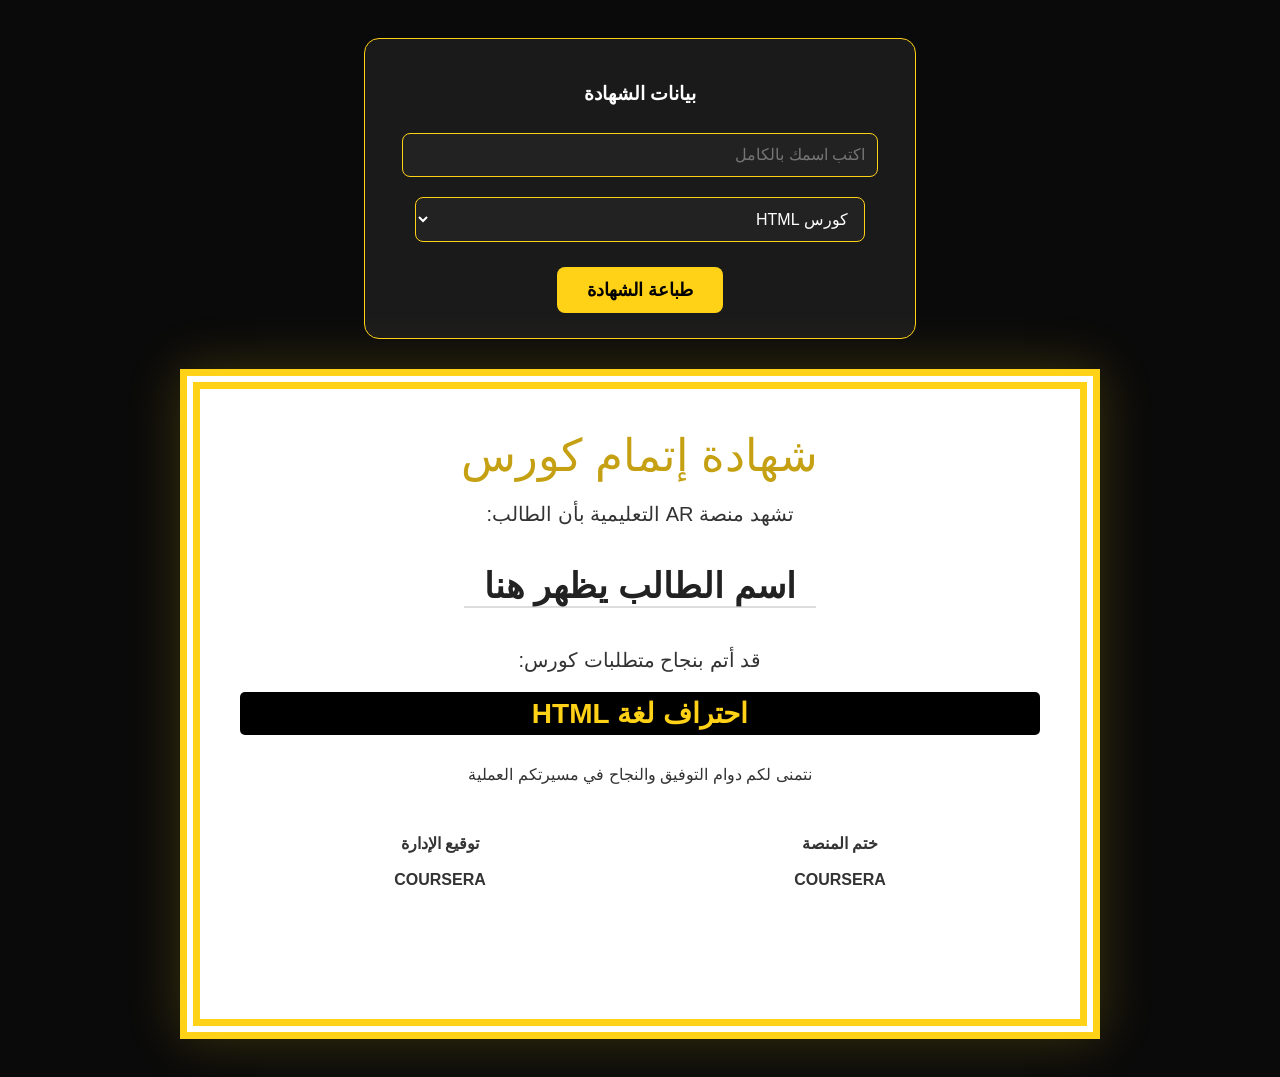
<file: print.html>
<!DOCTYPE html>
<html lang="ar" dir="rtl">
<head>
    <meta charset="UTF-8">
    <title>استخراج شهادة النجاح المتغيرة</title>
    <style>
        body {
            font-family: 'Cairo', sans-serif;
            background-color: #0a0a0a; /* خلفية داكنة لتناسب موقعك */
            color: white;
            display: flex;
            flex-direction: column;
            align-items: center;
            padding: 30px;
        }

        /* قسم التحكم */
        .controls {
            background: #1a1a1a;
            padding: 25px;
            border-radius: 15px;
            border: 1px solid #ffd117;
            margin-bottom: 30px;
            text-align: center;
            width: 100%;
            max-width: 500px;
        }

        input, select {
            padding: 12px;
            margin: 10px 0;
            width: 90%;
            border-radius: 8px;
            border: 1px solid #ffd117;
            background: #222;
            color: white;
            font-size: 16px;
        }

        .print-btn {
            background: #ffd117;
            color: #000;
            padding: 12px 30px;
            border: none;
            border-radius: 8px;
            font-weight: bold;
            cursor: pointer;
            margin-top: 15px;
            font-size: 18px;
        }

        /* تصميم الشهادة */
        #certificate {
            width: 800px;
            height: 550px;
            padding: 40px;
            background: white;
            color: #333;
            border: 20px double #ffd117;
            text-align: center;
            box-shadow: 0 0 50px rgba(255, 209, 23, 0.2);
            position: relative;
        }

        .cert-header { font-size: 45px; color: #c4a012; margin-bottom: 10px; }
        .student-name { font-size: 35px; font-weight: bold; color: #222; margin: 20px 0; border-bottom: 2px solid #ddd; display: inline-block; padding: 0 20px; }
        .course-name { font-size: 28px; font-weight: bold; color: #ffd117; background: #000; padding: 5px 15px; border-radius: 5px; }

        /* تنسيق الطباعة */
        @media print {
            body { background: white; }
            .controls { display: none; } /* إخفاء أدوات التحكم عند الطباعة */
            #certificate { 
                box-shadow: none; 
                border: 15px double #ffd117 !important; 
                margin: 0;
                position: absolute;
                top: 0;
                left: 0;
            }
        }
    </style>
</head>
<body>

    <div class="controls">
        <h3>بيانات الشهادة</h3>
        
        <input type="text" id="nameInput" placeholder="اكتب اسمك بالكامل" oninput="updateCertificate()">
        
        <select id="courseInput" onchange="updateCertificate()">
            <option value="احتراف لغة HTML">كورس HTML</option>
            <option value="تنسيق المواقع CSS">كورس CSS</option>
            <option value="اللغة الإنجليزية">كورس إنجليزي</option>
            <option value="أساسيات البرمجة">كورس برمجة</option>
        </select>

        <br>
        <button class="print-btn" onclick="window.print()">طباعة الشهادة</button>
    </div>

    <div id="certificate">
        <div class="cert-header">شهادة إتمام كورس</div>
        <p style="font-size: 20px;">تشهد منصة AR التعليمية بأن الطالب:</p>
        
        <div class="student-name" id="certName">اسم الطالب يظهر هنا</div>
        
        <p style="font-size: 20px;">قد أتم بنجاح متطلبات كورس:</p>
        
        <div class="course-name" id="certCourse">احتراف لغة HTML</div>
        
        <p style="margin-top: 30px;">نتمنى لكم دوام التوفيق والنجاح في مسيرتكم العملية</p>
        
        <div style="margin-top: 50px; display: flex; justify-content: space-around; font-weight: bold;">
            <div>ختم المنصة<br><br> COURSERA </div>
            <div>توقيع الإدارة<br><br style="font-family: Cambria, Cochin, Georgia, Times, 'Times New Roman', serif;"> COURSERA </div>
        </div>
    </div>

    <script>
        // دالة التحديث التلقائي للشهادة
        function updateCertificate() {
            // تحديث الاسم
            var name = document.getElementById('nameInput').value;
            document.getElementById('certName').innerText = name || "اسم الطالب يظهر هنا";
            
            // تحديث الكورس
            var course = document.getElementById('courseInput').value;
            document.getElementById('certCourse').innerText = course;
        }
    </script>

</body>
</html>
</file>
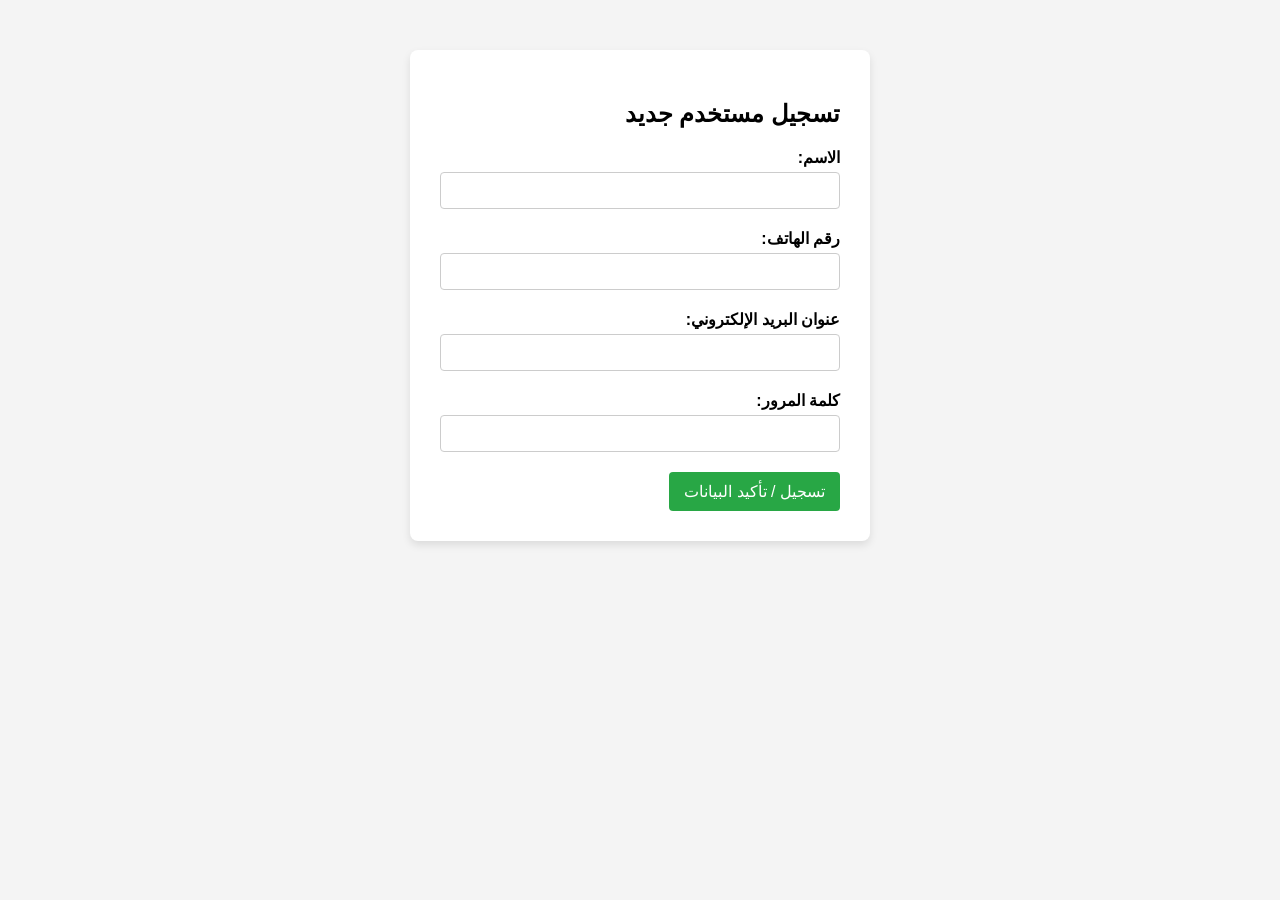
<file: signup.html>
<!DOCTYPE html>
<html lang="ar" dir="rtl">
<head>
    <meta charset="UTF-8">
    <meta name="viewport" content="width=device-width, initial-scale=1.0">
    <title>تسجيل مستخدم جديد</title>
    <style>
        body { font-family: Tahoma, sans-serif; margin: 50px; text-align: right; background-color: #f4f4f4; }
        .container { background-color: white; padding: 30px; border-radius: 8px; box-shadow: 0 4px 8px rgba(0,0,0,0.1); width: 400px; margin: auto; }
        label { display: block; margin-bottom: 5px; font-weight: bold; }
        input {
            width: 100%;
            padding: 10px;
            margin-bottom: 20px;
            border: 1px solid #ccc;
            border-radius: 4px;
            box-sizing: border-box;
        }
        button {
            background-color: #28a745; /* لون أخضر للنجاح */
            color: white;
            padding: 10px 15px;
            border: none;
            border-radius: 4px;
            cursor: pointer;
            font-size: 16px;
        }
        button:hover { background-color: #1e7e34; }
    </style>
</head>
<body>
    <div class="container">
        <h2>تسجيل مستخدم جديد</h2>
        <form id="signupForm">
            <label for="name">الاسم:</label>
            <input type="text" id="name" required>

            <label for="phone">رقم الهاتف:</label>
            <input type="tel" id="phone" required>

            <label for="email">عنوان البريد الإلكتروني:</label>
            <input type="email" id="email" required>

            <label for="password">كلمة المرور:</label>
            <input type="password" id="password" required>

            <button type="submit">تسجيل / تأكيد البيانات</button>
        </form>
    </div>

    <script>
        document.getElementById('signupForm').addEventListener('submit', function(event) {
            event.preventDefault();

            // 1. جمع بيانات المستخدم
            const userData = {
                name: document.getElementById('name').value,
                phone: document.getElementById('phone').value,
                email: document.getElementById('email').value,
                password: document.getElementById('password').value 
            };

            // 2. محاكاة إرسال البيانات إلى الخادم وتخزينها كـ JSON
            // *يجب أن ترسل هذه البيانات فعليًا إلى الخادم لتكون آمنة ومتوفرة لك في صفحة الإدارة*
            
            // هنا، سنخزنها في `localStorage` كقائمة (Array) لمحاكاة قاعدة البيانات.
            let storedUsers = JSON.parse(localStorage.getItem('registeredUsers') || '[]');
            storedUsers.push(userData);
            localStorage.setItem('registeredUsers', JSON.stringify(storedUsers));
            
            // 3. تحويل العميل إلى صفحة النجاح
            window.location.href = 'success.html'; 
        });
    </script>
</body>
</html>
</file>
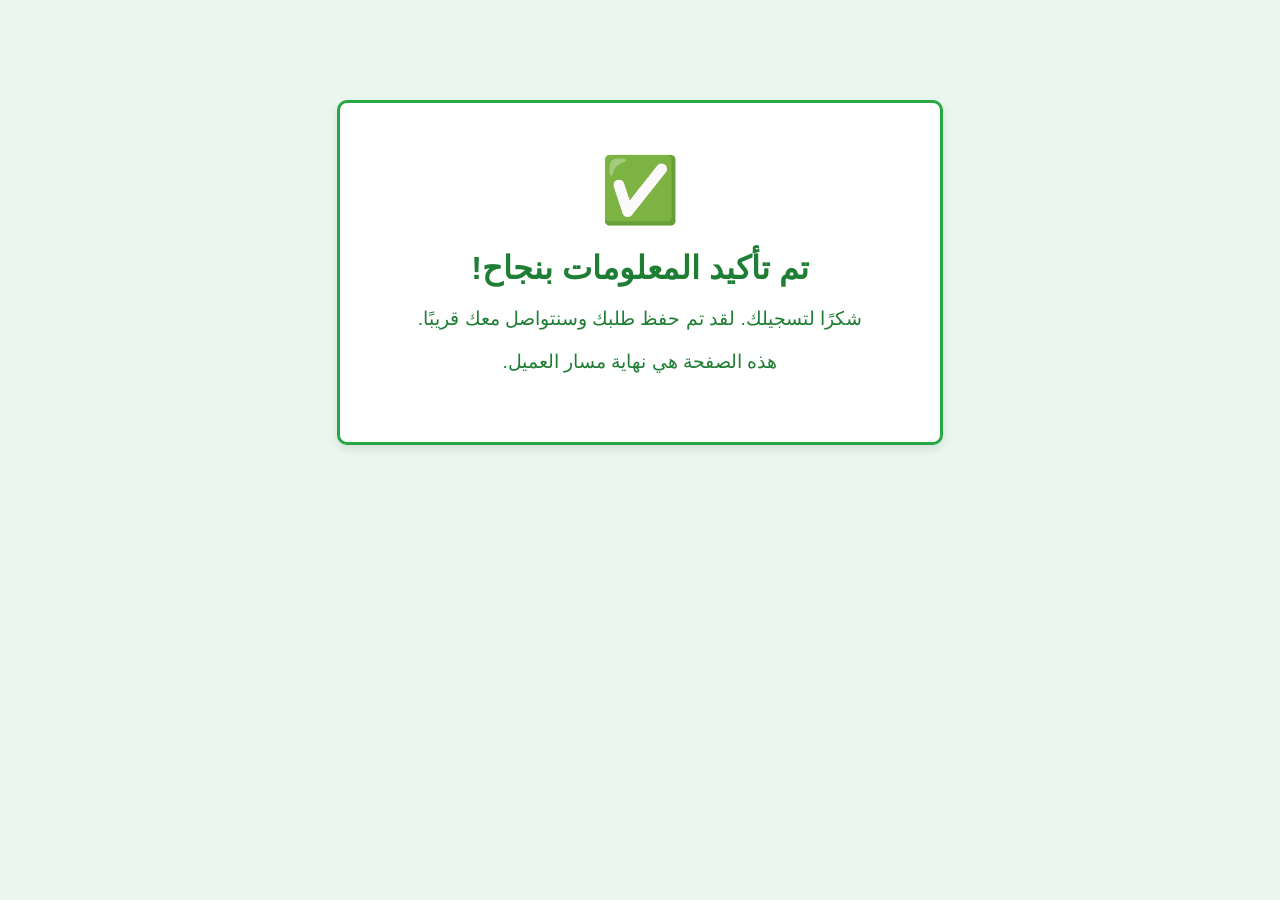
<file: success.html>
<!DOCTYPE html>
<html lang="ar" dir="rtl">
<head>
    <meta charset="UTF-8">
    <meta name="viewport" content="width=device-width, initial-scale=1.0">
    <title>تأكيد النجاح</title>
    <style>
        body { font-family: Tahoma, sans-serif; margin: 50px; text-align: center; background-color: #e9f7ef; color: #1e7e34; }
        .success-box { 
            background-color: white; 
            padding: 50px; 
            border-radius: 10px; 
            box-shadow: 0 4px 8px rgba(0,0,0,0.1); 
            width: 80%; 
            max-width: 500px; 
            margin: 100px auto;
            border: 3px solid #28a745;
        }
        h1 { font-size: 2em; margin-bottom: 20px; }
        p { font-size: 1.2em; }
        .icon { font-size: 4em; color: #28a745; margin-bottom: 20px; }
    </style>
</head>
<body>
    <div class="success-box">
        <div class="icon">✅</div>
        <h1>تم تأكيد المعلومات بنجاح!</h1>
        <p>شكرًا لتسجيلك. لقد تم حفظ طلبك وسنتواصل معك قريبًا.</p>
        <p>هذه الصفحة هي نهاية مسار العميل.</p>
    </div>
</body>
</html>
</file>
<file: style.css>
الألوان الأساسية
:root {
    --primary: #2563eb;
    --dark: #1e293b;
    --light-bg: #f1f5f9;
}

body {
    background-color: var(--light-bg);
    margin: 0;
    font-family: 'Cairo', sans-serif; /* يفضل استخدام خط كايرو من جوجل */
}

.navbar {
    background: white;
    display: flex;
    justify-content: space-around;
    padding: 15px;
    box-shadow: 0 2px 5px rgba(0,0,0,0.05);
}

.nav-links {
    list-style: none;
    display: flex;
    gap: 20px;
}

.nav-links a {
    text-decoration: none;
    color: var(--dark);
    font-weight: bold;
}

.container {
    padding: 50px 10%;
}

.section-title {
    text-align: center;
    margin-bottom: 40px;
    color: var(--dark);
}

/* توزيع الكروت بشكل شبكي */
.courses-wrapper {
    display: grid;
    grid-template-columns: repeat(auto-fit, minmax(300px, 1fr));
    gap: 30px;
}

.course-card {
    background: white;
    border-radius: 15px;
    overflow: hidden;
    position: relative;
    transition: all 0.4s ease; /* سرعة الحركة عند المرور بالماوس */
    border: 1px solid #e2e8f0;
}

/* حركة الكارت عند وضع الماوس عليه */
.course-card:hover {
    transform: translateY(-10px);
    box-shadow: 0 20px 25px -5px rgba(0, 0, 0, 0.1);
}

.course-card img {
    width: 100%;
    height: 200px;
    object-fit: cover;
}

.info {
    padding: 20px;
}

.info h3 {
    margin: 0 0 10px;
    font-size: 1.2rem;
}

.info p {
    color: #64748b;
    font-size: 0.9rem;
    line-height: 1.6;
}

.price {
    font-weight: bold;
    color: #059669;
    margin: 15px 0;
}

.btn {
    display: block;
    text-align: center;
    background: var(--primary);
    color: white;
    text-decoration: none;
    padding: 10px;
    border-radius: 8px;
    font-weight: bold;
    transition: background 0.3s;
}

.btn:hover {
    background: #1d4ed8;
}

/* شارة "جديد" */
.badge {
    position: absolute;
    top: 10px;
    right: 10px;
    background: #ef4444;
    color: white;
    padding: 5px 12px;
    border-radius: 20px;
    font-size: 0.8rem;
    z-index: 1;
}
/* 1. الإعدادات العامة والخطوط */
@import url('https://fonts.googleapis.com/css2?family=Cairo:wght@400;700&display=swap');

:root {
    --primary-gold: #ffd117;
    --dark-bg: #0a0a0a;
    --card-bg: #161616;
    --text-white: #ffffff;
    --text-gray: #b0b0b0;
    --transition: all 0.3s ease-in-out;
}

* {
    margin: 0;
    padding: 0;
    box-sizing: border-box;
    font-family: 'Cairo', sans-serif;
}

body {
    background-color: var(--dark-bg);
    color: var(--text-white);
    line-height: 1.6;
}

/* 2. الهيدر والقائمة (Navbar) */
.navbar {
    display: flex;
    justify-content: space-between;
    align-items: center;
    padding: 20px 8%;
    background: rgba(22, 22, 22, 0.9);
    backdrop-filter: blur(10px);
    position: sticky;
    top: 0;
    z-index: 1000;
   border-bottom: 1px solid rgba(255, 209, 23, 0.1);
             border-bottom: #c4a012 Solid 3px;
                padding-bottom: 5px;
                border-radius: 10%;
}

.logo {
    font-size: 2rem;
    font-weight: bold;
    color: var(--primary-gold);
    text-shadow: 0 0 10px rgba(255, 209, 23, 0.3);
}

.nav-links {
    list-style: none;
    display: flex;
    gap: 25px;
}

.nav-links a {
    text-decoration: none;
    color: var(--text-white);
    font-weight: 600;
    transition: var(--transition);
}

.nav-links a:hover {
    color: var(--primary-gold);
}

/* 3. حاوية الكورسات (Grid System) */
.container {
    padding: 50px 8%;
}

.section-title {
    text-align: center;
    font-size: 2.5rem;
    margin-bottom: 50px;
    color: var(--primary-gold);
}

.courses-wrapper {
    display: grid;
    /* ده بيخلي الكورسات تترص تلقائياً حسب عرض الشاشة */
    grid-template-columns: repeat(auto-fill, minmax(280px, 1fr));
    gap: 30px;
}

/* 4. كارت الكورس (Course Card) */
.course-card {
    background: var(--card-bg);
    border-radius: 15px;
    overflow: hidden;
    position: relative;
    border: 3px solid rgb(255, 230, 0);
    transition: var(--transition);
}

.course-card:hover {
    transform: translateY(-10px);
    border-color:#ffffff ;
    box-shadow: 0 10px 20px rgba(255, 255, 255, 0.5);
}

/* العلامة المميزة (Badge) */
.badge {
    position: absolute;
    top: 15px;
    right: 15px;
    background: var(--primary-gold);
    color: #000;
    padding: 5px 15px;
    font-size: 0.8rem;
    font-weight: bold;
    border-radius: 5px;
    z-index: 2;
}

.course-card img {
    width: 100%;
    height: 180px;
    object-fit: cover;
    transition: var(--transition);
}

.course-card:hover img {
    scale: 1.1;
}

/* تفاصيل الكورس */
.info {
    padding: 20px;
}

.info h3 {
    margin-bottom: 10px;
    font-size: 1.3rem;
    color: var(--primary-gold);
}

.info p {
    color: var(--text-gray);
    font-size: 0.95rem;
    height: 50px; /* لتوحيد الارتفاع */
    overflow: hidden;
}

.price {
    margin: 15px 0;
    font-weight: bold;
    color: #4CAF50; /* أخضر للدلالة على المجانية */
}

/* زر المشاهدة */
.btn {
    display: block;
    text-align: center;
    background: transparent;
    color: var(--primary-gold);
    border: 2px solid var(--primary-gold);
    padding: 10px;
    text-decoration: none;
    border-radius: 8px;
    font-weight: bold;
    transition: var(--transition);
}

.btn:hover {
    background: var(--primary-gold);
    color: #000;
}

/* 5. الاستجابة للشاشات الصغيرة */
@media (max-width: 768px) {
    .navbar {
        flex-direction: column;
        gap: 15px;
    }
    .section-title {
        font-size: 1.8rem;
    }
}
</file>
